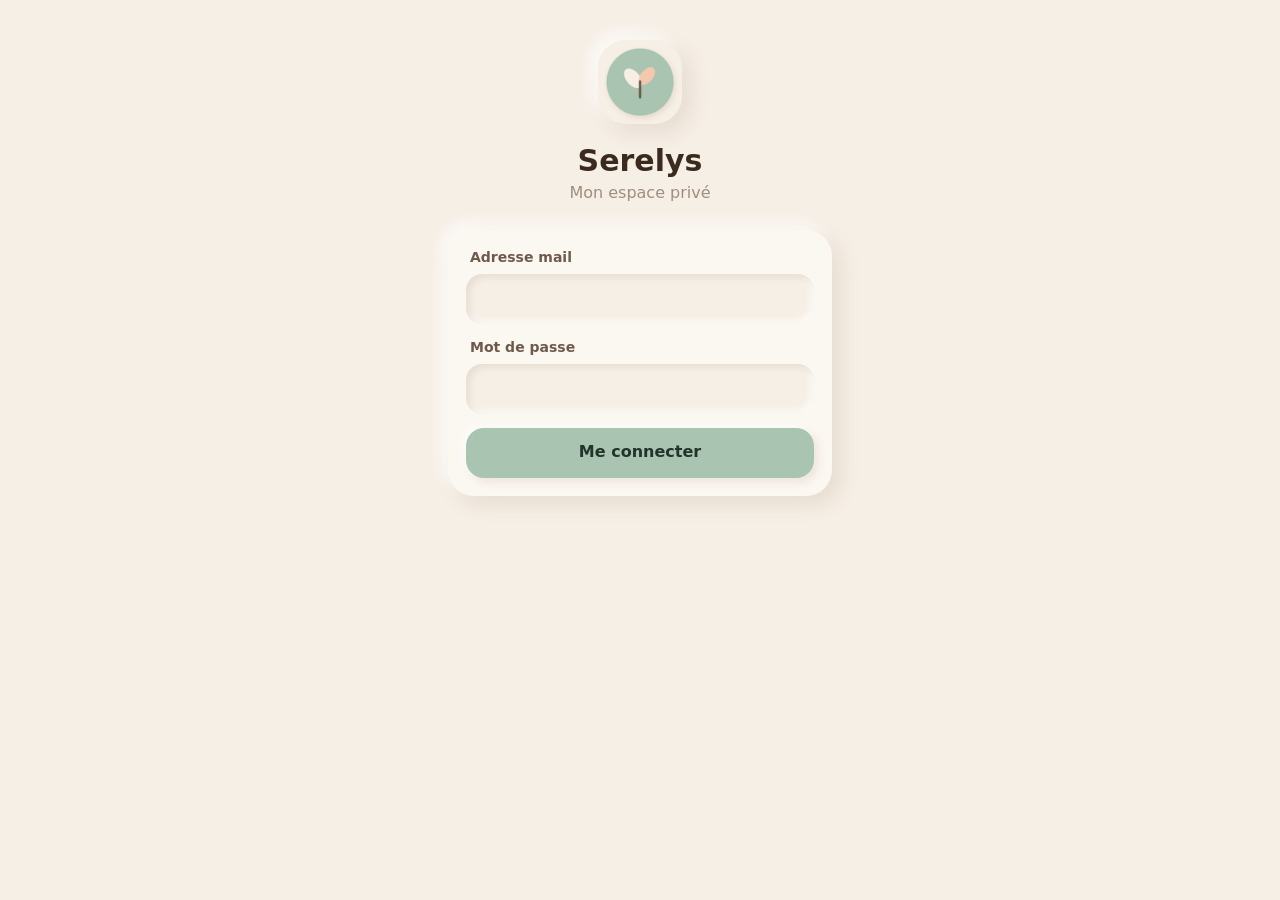
<file: serelys/index.html>
<!DOCTYPE html>
<html lang="fr">
<head>
<meta charset="UTF-8" />
<meta name="viewport" content="width=device-width,initial-scale=1,viewport-fit=cover" />
<meta name="apple-mobile-web-app-capable" content="yes" />
<meta name="mobile-web-app-capable" content="yes" />
<meta name="apple-mobile-web-app-status-bar-style" content="default" />
<meta name="apple-mobile-web-app-title" content="Serelys" />
<meta name="theme-color" content="#F6EFE6" media="(prefers-color-scheme: light)" />
<meta name="theme-color" content="#26201B" media="(prefers-color-scheme: dark)" />
<meta name="robots" content="noindex,nofollow" />
<meta http-equiv="Content-Security-Policy" content="default-src 'self'; script-src 'self'; style-src 'self' 'unsafe-inline' https://fonts.googleapis.com; font-src https://fonts.gstatic.com; img-src 'self' data: blob:; connect-src 'self' https://hvmfcvjkzgsojijqdqtq.supabase.co wss://hvmfcvjkzgsojijqdqtq.supabase.co; manifest-src 'self'; worker-src 'self'; frame-src 'none'; object-src 'none'; base-uri 'self'; form-action 'none'" />
<meta name="referrer" content="no-referrer" />
<title>Serelys</title>
<link rel="manifest" href="manifest.webmanifest" />
<link rel="apple-touch-icon" href="icons/apple-touch-icon.png" />
<link rel="icon" type="image/png" href="icons/icon-192.png" />
<link rel="preconnect" href="https://fonts.googleapis.com" />
<link rel="preconnect" href="https://fonts.gstatic.com" crossorigin />
<link href="https://fonts.googleapis.com/css2?family=Nunito:wght@500;600;700;800&display=swap" rel="stylesheet" />
<link rel="stylesheet" href="css/style.css" />
<script src="vendor/supabase.js"></script>
</head>
<body>
<div id="app"></div>
<noscript>Serelys a besoin de JavaScript.</noscript>
<script type="module" src="js/main.js"></script>
</body>
</html>
</file>
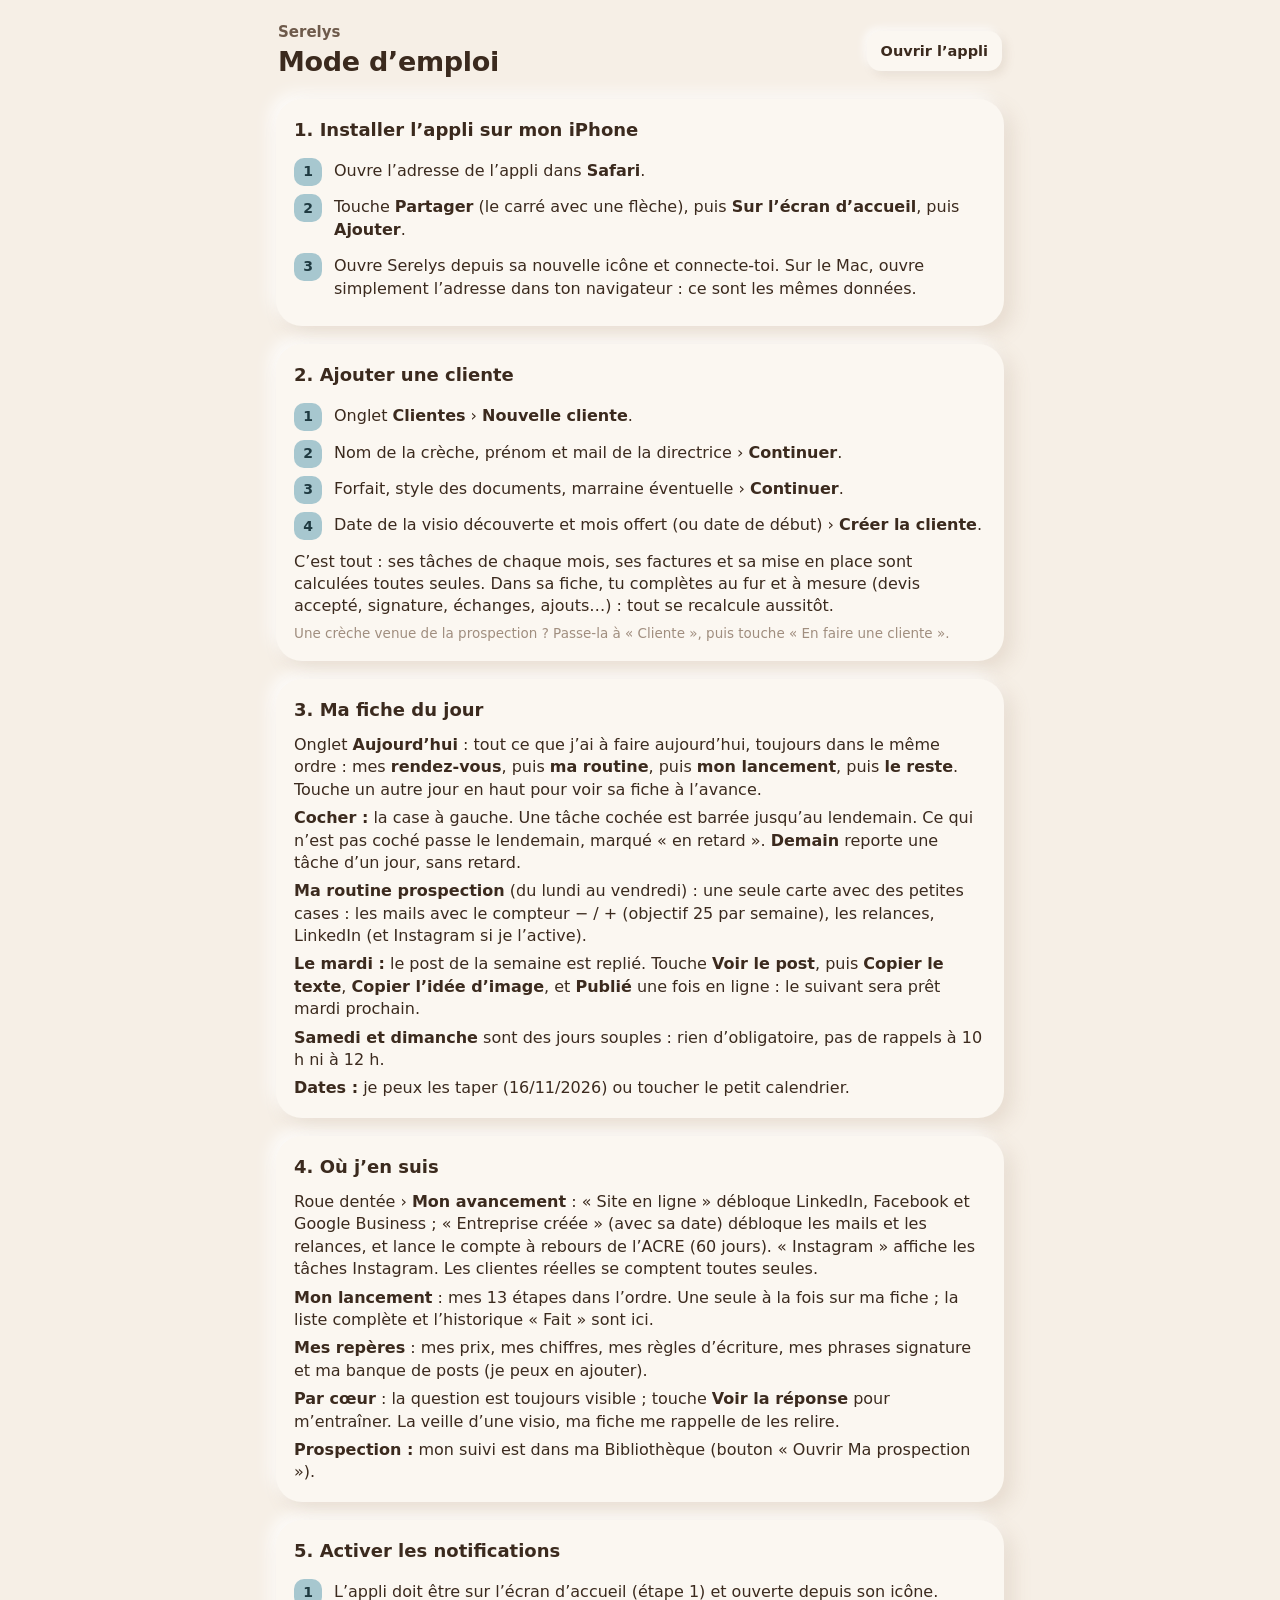
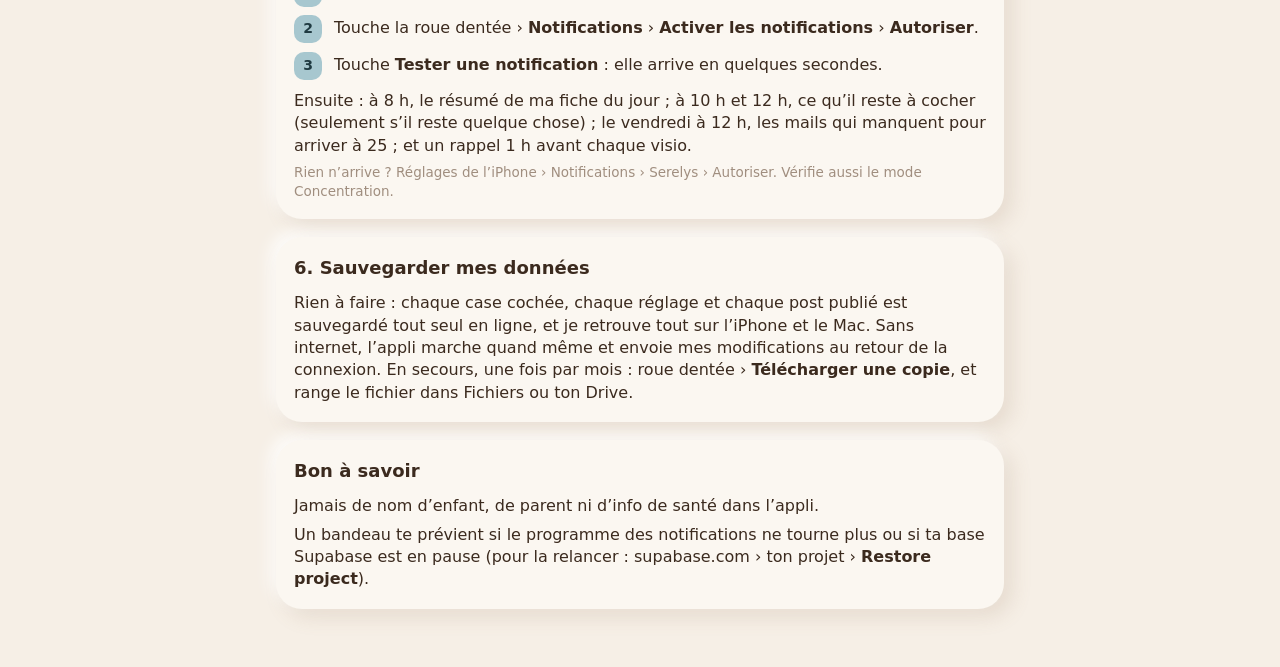
<file: serelys/mode-d-emploi.html>
<!DOCTYPE html>
<html lang="fr">
<head>
<meta charset="UTF-8" />
<meta name="viewport" content="width=device-width,initial-scale=1,viewport-fit=cover" />
<meta name="robots" content="noindex,nofollow" />
<meta http-equiv="Content-Security-Policy" content="default-src 'self'; script-src 'self'; style-src 'self' 'unsafe-inline' https://fonts.googleapis.com; font-src https://fonts.gstatic.com; img-src 'self' data: blob:; connect-src 'self' https://hvmfcvjkzgsojijqdqtq.supabase.co wss://hvmfcvjkzgsojijqdqtq.supabase.co; manifest-src 'self'; worker-src 'self'; frame-src 'none'; object-src 'none'; base-uri 'self'; form-action 'none'" />
<meta name="referrer" content="no-referrer" />
<title>Serelys · Mode d’emploi</title>
<link href="https://fonts.googleapis.com/css2?family=Nunito:wght@500;600;700;800&display=swap" rel="stylesheet" />
<link rel="icon" type="image/png" href="icons/icon-192.png" />
<link rel="stylesheet" href="css/style.css" />
<style>.screen{padding-bottom:40px}.card p{margin-top:6px}</style>
</head>
<body>
<div class="screen">
  <div class="topbar"><div><div class="sub">Serelys</div><h1>Mode d’emploi</h1></div><a class="btn small" href="./">Ouvrir l’appli</a></div>

  <div class="card">
    <h2>1. Installer l’appli sur mon iPhone</h2>
    <ol class="steps">
      <li>Ouvre l’adresse de l’appli dans <b>Safari</b>.</li>
      <li>Touche <b>Partager</b> (le carré avec une flèche), puis <b>Sur l’écran d’accueil</b>, puis <b>Ajouter</b>.</li>
      <li>Ouvre Serelys depuis sa nouvelle icône et connecte-toi. Sur le Mac, ouvre simplement l’adresse dans ton navigateur : ce sont les mêmes données.</li>
    </ol>
  </div>

  <div class="card">
    <h2>2. Ajouter une cliente</h2>
    <ol class="steps">
      <li>Onglet <b>Clientes</b> › <b>Nouvelle cliente</b>.</li>
      <li>Nom de la crèche, prénom et mail de la directrice › <b>Continuer</b>.</li>
      <li>Forfait, style des documents, marraine éventuelle › <b>Continuer</b>.</li>
      <li>Date de la visio découverte et mois offert (ou date de début) › <b>Créer la cliente</b>.</li>
    </ol>
    <p>C’est tout : ses tâches de chaque mois, ses factures et sa mise en place sont calculées toutes seules. Dans sa fiche, tu complètes au fur et à mesure (devis accepté, signature, échanges, ajouts…) : tout se recalcule aussitôt.</p>
    <p class="small muted">Une crèche venue de la prospection ? Passe-la à « Cliente », puis touche « En faire une cliente ».</p>
  </div>

  <div class="card">
    <h2>3. Ma fiche du jour</h2>
    <p>Onglet <b>Aujourd’hui</b> : tout ce que j’ai à faire aujourd’hui, toujours dans le même ordre : mes <b>rendez-vous</b>, puis <b>ma routine</b>, puis <b>mon lancement</b>, puis <b>le reste</b>. Touche un autre jour en haut pour voir sa fiche à l’avance.</p>
    <p><b>Cocher :</b> la case à gauche. Une tâche cochée est barrée jusqu’au lendemain. Ce qui n’est pas coché passe le lendemain, marqué « en retard ». <b>Demain</b> reporte une tâche d’un jour, sans retard.</p>
    <p><b>Ma routine prospection</b> (du lundi au vendredi) : une seule carte avec des petites cases : les mails avec le compteur − / + (objectif 25 par semaine), les relances, LinkedIn (et Instagram si je l’active).</p>
    <p><b>Le mardi :</b> le post de la semaine est replié. Touche <b>Voir le post</b>, puis <b>Copier le texte</b>, <b>Copier l’idée d’image</b>, et <b>Publié</b> une fois en ligne : le suivant sera prêt mardi prochain.</p>
    <p><b>Samedi et dimanche</b> sont des jours souples : rien d’obligatoire, pas de rappels à 10 h ni à 12 h.</p>
    <p><b>Dates :</b> je peux les taper (16/11/2026) ou toucher le petit calendrier.</p>
  </div>

  <div class="card">
    <h2>4. Où j’en suis</h2>
    <p>Roue dentée › <b>Mon avancement</b> : « Site en ligne » débloque LinkedIn, Facebook et Google Business ; « Entreprise créée » (avec sa date) débloque les mails et les relances, et lance le compte à rebours de l’ACRE (60 jours). « Instagram » affiche les tâches Instagram. Les clientes réelles se comptent toutes seules.</p>
    <p><b>Mon lancement</b> : mes 13 étapes dans l’ordre. Une seule à la fois sur ma fiche ; la liste complète et l’historique « Fait » sont ici.</p>
    <p><b>Mes repères</b> : mes prix, mes chiffres, mes règles d’écriture, mes phrases signature et ma banque de posts (je peux en ajouter).</p>
    <p><b>Par cœur</b> : la question est toujours visible ; touche <b>Voir la réponse</b> pour m’entraîner. La veille d’une visio, ma fiche me rappelle de les relire.</p>
    <p><b>Prospection :</b> mon suivi est dans ma Bibliothèque (bouton « Ouvrir Ma prospection »).</p>
  </div>

  <div class="card">
    <h2>5. Activer les notifications</h2>
    <ol class="steps">
      <li>L’appli doit être sur l’écran d’accueil (étape 1) et ouverte depuis son icône.</li>
      <li>Touche la roue dentée › <b>Notifications</b> › <b>Activer les notifications</b> › <b>Autoriser</b>.</li>
      <li>Touche <b>Tester une notification</b> : elle arrive en quelques secondes.</li>
    </ol>
    <p>Ensuite : à 8 h, le résumé de ma fiche du jour ; à 10 h et 12 h, ce qu’il reste à cocher (seulement s’il reste quelque chose) ; le vendredi à 12 h, les mails qui manquent pour arriver à 25 ; et un rappel 1 h avant chaque visio.</p>
    <p class="small muted">Rien n’arrive ? Réglages de l’iPhone › Notifications › Serelys › Autoriser. Vérifie aussi le mode Concentration.</p>
  </div>

  <div class="card">
    <h2>6. Sauvegarder mes données</h2>
    <p>Rien à faire : chaque case cochée, chaque réglage et chaque post publié est sauvegardé tout seul en ligne, et je retrouve tout sur l’iPhone et le Mac. Sans internet, l’appli marche quand même et envoie mes modifications au retour de la connexion. En secours, une fois par mois : roue dentée › <b>Télécharger une copie</b>, et range le fichier dans Fichiers ou ton Drive.</p>
  </div>

  <div class="card">
    <h2>Bon à savoir</h2>
    <p>Jamais de nom d’enfant, de parent ni d’info de santé dans l’appli.</p>
    <p>Un bandeau te prévient si le programme des notifications ne tourne plus ou si ta base Supabase est en pause (pour la relancer : supabase.com › ton projet › <b>Restore project</b>).</p>
  </div>
</div>
</body>
</html>
</file>
<file: serelys/css/style.css>
:root {
  --cream: #F6EFE6;
  --card: #FBF7F1;
  --card-2: #F2E9DD;
  --sage: #A9C4B0;
  --sage-d: #6F9579;
  --blue: #A7C7CF;
  --blue-d: #5E8F9B;
  --peach: #F2C9AE;
  --peach-soft: #FBE6D8;
  --rose: #EBC4C0;
  --rose-d: #B8746D;
  --ink: #3B2A1E;
  --ink-2: #6E5A4B;
  --ink-3: #A08E7F;
  --line: rgba(59, 42, 30, 0.08);
  --shadow: 8px 8px 20px rgba(150, 120, 90, 0.16), -6px -6px 16px rgba(255, 255, 255, 0.85);
  --shadow-sm: 4px 4px 10px rgba(150, 120, 90, 0.14), -3px -3px 8px rgba(255, 255, 255, 0.8);
  --inset: inset 3px 3px 7px rgba(150, 120, 90, 0.16), inset -3px -3px 7px rgba(255, 255, 255, 0.85);
  --r-lg: 26px;
  --r-md: 20px;
  --r-sm: 14px;
  --safe-b: env(safe-area-inset-bottom, 0px);
  --safe-t: env(safe-area-inset-top, 0px);
  color-scheme: light;
}
@media (prefers-color-scheme: dark) {
  :root {
    --cream: #26201B;
    --card: #2F2822;
    --card-2: #382F28;
    --sage: #7FA08A;
    --sage-d: #A9C4B0;
    --blue: #7FA3AC;
    --blue-d: #A7C7CF;
    --peach: #B88A6E;
    --peach-soft: #4A3529;
    --rose: #B98E89;
    --rose-d: #EBC4C0;
    --ink: #F3E8DC;
    --ink-2: #CDBDAE;
    --ink-3: #9A8A7C;
    --line: rgba(255, 240, 225, 0.08);
    --shadow: 8px 8px 18px rgba(0, 0, 0, 0.35), -5px -5px 14px rgba(255, 240, 225, 0.03);
    --shadow-sm: 4px 4px 10px rgba(0, 0, 0, 0.3), -3px -3px 8px rgba(255, 240, 225, 0.03);
    --inset: inset 3px 3px 7px rgba(0, 0, 0, 0.35), inset -2px -2px 6px rgba(255, 240, 225, 0.04);
    color-scheme: dark;
  }
}

* { box-sizing: border-box; margin: 0; padding: 0; -webkit-tap-highlight-color: transparent; }
html, body { height: 100%; }
body {
  font-family: 'Nunito', ui-rounded, system-ui, sans-serif;
  background: var(--cream);
  color: var(--ink);
  font-size: 16px;
  line-height: 1.4;
  -webkit-font-smoothing: antialiased;
  overscroll-behavior-y: none;
}
button, input, select, textarea { font: inherit; color: inherit; }
button { cursor: pointer; border: none; background: none; }
a { color: var(--blue-d); }

#app { min-height: 100%; }
.screen { padding: calc(16px + var(--safe-t)) 16px calc(170px + var(--safe-b)); max-width: 760px; margin: 0 auto; }
.topbar { display: flex; align-items: center; justify-content: space-between; gap: 12px; margin: 6px 2px 18px; }
.topbar h1 { font-size: 27px; font-weight: 800; letter-spacing: -0.3px; }
.topbar .sub { color: var(--ink-2); font-size: 15px; font-weight: 600; }
.topbar .sub::first-letter, .tl .d::first-letter { text-transform: uppercase; }
.icon-btn { width: 46px; height: 46px; border-radius: 16px; display: grid; place-items: center; background: var(--card); box-shadow: var(--shadow-sm); color: var(--ink-2); flex: none; }
.icon-btn:active { box-shadow: var(--inset); }

.card { background: var(--card); border-radius: var(--r-lg); box-shadow: var(--shadow); padding: 18px; margin-bottom: 18px; }
.card.flat { box-shadow: var(--shadow-sm); }
.card h2 { font-size: 18px; font-weight: 800; margin-bottom: 12px; display: flex; align-items: center; gap: 8px; }
.card h3 { font-size: 15px; font-weight: 800; color: var(--ink-2); margin: 14px 0 8px; }
.section-title { font-size: 14px; font-weight: 800; color: var(--ink-3); text-transform: uppercase; letter-spacing: 0.6px; margin: 22px 6px 10px; display: flex; justify-content: space-between; align-items: center; }
.muted { color: var(--ink-3); }
.small { font-size: 13.5px; }
.row { display: flex; align-items: center; gap: 10px; }
.row.wrap { flex-wrap: wrap; }
.spread { display: flex; align-items: center; justify-content: space-between; gap: 10px; }
.grow { flex: 1; min-width: 0; }
.stack > * + * { margin-top: 10px; }
.center { text-align: center; }
.hidden { display: none !important; }

/* Boutons */
.btn { min-height: 50px; padding: 0 20px; border-radius: 18px; background: var(--card); box-shadow: var(--shadow-sm); font-weight: 800; display: inline-flex; align-items: center; justify-content: center; gap: 8px; color: var(--ink); }
.btn:active { box-shadow: var(--inset); }
.btn.primary { background: var(--sage); color: #22352A; }
.btn.blue { background: var(--blue); color: #1F3A41; }
.btn.peach { background: var(--peach); color: #4A2A17; }
.btn.rose { background: var(--rose); color: #4A2320; }
.btn.ghost { box-shadow: none; background: transparent; color: var(--ink-2); }
.btn.block { width: 100%; }
.btn.small { min-height: 40px; padding: 0 14px; font-size: 14.5px; border-radius: 14px; }
.btn:disabled { opacity: 0.5; }
@media (prefers-color-scheme: dark) {
  .btn.primary, .btn.blue, .btn.peach, .btn.rose { color: #1d1712; }
}

/* Puces */
.chip { display: inline-flex; align-items: center; gap: 6px; padding: 4px 11px; border-radius: 999px; font-size: 13px; font-weight: 800; background: var(--card-2); color: var(--ink-2); white-space: nowrap; }
.chip.sage { background: color-mix(in srgb, var(--sage) 45%, transparent); color: var(--ink); }
.chip.blue { background: color-mix(in srgb, var(--blue) 45%, transparent); color: var(--ink); }
.chip.peach { background: color-mix(in srgb, var(--peach) 55%, transparent); color: var(--ink); }
.chip.rose { background: color-mix(in srgb, var(--rose) 55%, transparent); color: var(--ink); }
.dot { width: 12px; height: 12px; border-radius: 50%; flex: none; }

/* Tâches */
.task { display: flex; gap: 12px; align-items: flex-start; padding: 14px 14px 14px 12px; border-radius: var(--r-md); background: var(--card); box-shadow: var(--shadow-sm); margin-bottom: 12px; position: relative; overflow: hidden; }
.task::before { content: ''; position: absolute; left: 0; top: 0; bottom: 0; width: 6px; background: var(--c, transparent); }
.task.late { background: var(--peach-soft); }
.task.done .t-title { text-decoration: line-through; color: var(--ink-3); }
.check { width: 34px; height: 34px; border-radius: 12px; flex: none; display: grid; place-items: center; background: var(--cream); box-shadow: var(--inset); color: transparent; margin-top: 1px; }
.check.on { background: var(--sage); box-shadow: none; color: #22352A; }
.check.dis { opacity: 0.4; }
.t-body { flex: 1; min-width: 0; }
.t-client { font-size: 13px; font-weight: 800; color: var(--ink-2); display: flex; gap: 6px; align-items: center; margin-bottom: 2px; }
.t-title { font-weight: 700; font-size: 16px; word-wrap: break-word; }
.t-meta { display: flex; flex-wrap: wrap; gap: 6px; margin-top: 7px; }
.t-detail { margin-top: 12px; padding-top: 12px; border-top: 1px dashed var(--line); }
.t-detail ul { list-style: none; }
.t-detail li { padding: 2px 0; color: var(--ink-2); font-size: 14.5px; }
.item { display: flex; gap: 10px; align-items: center; padding: 8px 0; font-size: 15px; font-weight: 600; }
.item .check { width: 28px; height: 28px; border-radius: 10px; }
.warn { background: color-mix(in srgb, var(--rose) 40%, transparent); padding: 10px 12px; border-radius: 14px; font-weight: 700; font-size: 14.5px; margin: 8px 0; }
.info { background: color-mix(in srgb, var(--blue) 30%, transparent); padding: 10px 12px; border-radius: 14px; font-size: 14.5px; margin: 8px 0; }
.privacy { font-size: 12.5px; color: var(--ink-3); margin-top: 6px; display: flex; gap: 6px; align-items: center; }

/* Cycle du mois */
.cycle { display: flex; gap: 6px; margin-top: 6px; }
.cycle .ph { flex: 1; padding: 10px 8px; border-radius: 16px; background: var(--card-2); text-align: center; font-size: 13px; font-weight: 800; color: var(--ink-3); }
.cycle .ph.on { background: var(--sage); color: #22352A; box-shadow: var(--shadow-sm); }
.cycle .ph b { display: block; font-size: 12px; font-weight: 700; opacity: 0.8; }
.track { height: 12px; border-radius: 999px; background: var(--cream); box-shadow: var(--inset); overflow: hidden; margin-top: 12px; position: relative; }
.track > span { display: block; height: 100%; border-radius: 999px; background: linear-gradient(90deg, var(--sage), var(--blue)); }
@media (prefers-color-scheme: dark) { .cycle .ph.on { color: #1d1712; } }

/* Barre d'onglets */
.tabs { position: fixed; left: 0; right: 0; bottom: 0; padding: 8px 10px calc(8px + var(--safe-b)); background: color-mix(in srgb, var(--cream) 88%, transparent); backdrop-filter: blur(14px); -webkit-backdrop-filter: blur(14px); display: flex; justify-content: center; z-index: 20; border-top: 1px solid var(--line); }
.tabs-in { display: flex; gap: 4px; width: 100%; max-width: 560px; }
.tab { flex: 1; display: flex; flex-direction: column; align-items: center; gap: 3px; padding: 7px 2px; border-radius: 16px; font-size: 11.5px; font-weight: 800; color: var(--ink-3); }
.tab.on { color: var(--ink); background: var(--card); box-shadow: var(--shadow-sm); }
.tab svg { width: 24px; height: 24px; }

.fab { position: fixed; right: 18px; bottom: calc(92px + var(--safe-b)); width: 62px; height: 62px; border-radius: 22px; background: var(--sage); color: #22352A; box-shadow: var(--shadow); display: grid; place-items: center; z-index: 15; }
@media (min-width: 800px) { .fab { right: calc(50% - 370px); } }

/* Formulaires */
label.f { display: block; margin-bottom: 14px; }
label.f > span { display: block; font-size: 14px; font-weight: 800; color: var(--ink-2); margin: 0 4px 6px; }
.input, select.input, textarea.input { width: 100%; min-height: 50px; padding: 12px 14px; border-radius: 16px; border: none; background: var(--cream); box-shadow: var(--inset); font-size: 16px; outline: none; }
textarea.input { min-height: 96px; resize: vertical; }
.input:focus { box-shadow: var(--inset), 0 0 0 2px var(--blue); }
.seg { display: flex; gap: 6px; padding: 5px; border-radius: 18px; background: var(--cream); box-shadow: var(--inset); }
.seg button { flex: 1; min-height: 42px; border-radius: 14px; font-weight: 800; font-size: 14.5px; color: var(--ink-2); }
.seg button.on { background: var(--card); box-shadow: var(--shadow-sm); color: var(--ink); }
.switch { display: flex; align-items: center; justify-content: space-between; gap: 12px; padding: 10px 2px; font-weight: 700; }
.switch .sw { width: 54px; height: 32px; border-radius: 999px; background: var(--cream); box-shadow: var(--inset); position: relative; flex: none; }
.switch .sw::after { content: ''; position: absolute; top: 4px; left: 4px; width: 24px; height: 24px; border-radius: 50%; background: var(--card); box-shadow: var(--shadow-sm); transition: left 0.2s; }
.switch .sw.on { background: var(--sage); }
.switch .sw.on::after { left: 26px; }

/* Feuille modale */
.sheet-bg { position: fixed; inset: 0; background: rgba(40, 28, 20, 0.35); z-index: 40; display: flex; align-items: flex-end; justify-content: center; animation: fade 0.2s; }
.sheet { background: var(--cream); width: 100%; max-width: 640px; max-height: 92vh; overflow-y: auto; border-radius: 28px 28px 0 0; padding: 12px 18px calc(24px + var(--safe-b)); animation: up 0.25s; }
.sheet .grab { width: 44px; height: 5px; border-radius: 5px; background: var(--ink-3); opacity: 0.4; margin: 0 auto 14px; }
.sheet h2 { font-size: 21px; font-weight: 800; margin-bottom: 16px; }
@media (min-width: 700px) { .sheet-bg { align-items: center; } .sheet { border-radius: 28px; } }
@keyframes fade { from { opacity: 0; } }
@keyframes up { from { transform: translateY(40px); opacity: 0; } }

/* Clientes */
.client-card { display: block; width: 100%; text-align: left; }
.progress { height: 10px; border-radius: 999px; background: var(--cream); box-shadow: var(--inset); overflow: hidden; margin-top: 10px; }
.progress > span { display: block; height: 100%; background: var(--sage); border-radius: 999px; }
.price { font-size: 22px; font-weight: 800; }
.kv { display: flex; justify-content: space-between; gap: 10px; padding: 9px 0; border-bottom: 1px solid var(--line); font-size: 15px; }
.kv:last-child { border-bottom: none; }
.kv b { font-weight: 800; text-align: right; }
.timeline { position: relative; padding-left: 18px; }
.timeline::before { content: ''; position: absolute; left: 5px; top: 6px; bottom: 6px; width: 2px; background: var(--line); border-radius: 2px; }
.tl { position: relative; padding: 6px 0 10px; }
.tl::before { content: ''; position: absolute; left: -17px; top: 12px; width: 10px; height: 10px; border-radius: 50%; background: var(--c, var(--sage)); }
.tl .d { font-size: 13px; font-weight: 800; color: var(--ink-3); }

/* Argent */
.stats { display: grid; grid-template-columns: 1fr 1fr; gap: 14px; margin-bottom: 18px; }
.stat { background: var(--card); border-radius: var(--r-md); box-shadow: var(--shadow-sm); padding: 16px; }
.stat .v { font-size: 24px; font-weight: 800; margin-top: 4px; }
.stat .l { font-size: 13px; font-weight: 800; color: var(--ink-3); }
.ring-wrap { display: flex; align-items: center; gap: 18px; }
.bars { display: flex; align-items: flex-end; gap: 10px; height: 120px; padding-top: 10px; }
.bars .b { flex: 1; display: flex; flex-direction: column; align-items: center; gap: 6px; height: 100%; justify-content: flex-end; }
.bars .b span { width: 100%; max-width: 34px; border-radius: 12px 12px 8px 8px; background: var(--blue); min-height: 4px; }
.bars .b.cur span { background: var(--sage); }
.bars .b em { font-style: normal; font-size: 11.5px; font-weight: 800; color: var(--ink-3); }
.inv { display: flex; align-items: center; gap: 12px; padding: 12px 0; border-bottom: 1px solid var(--line); }
.inv:last-child { border-bottom: none; }

/* Cartes à retourner */
.flip { perspective: 1200px; margin-bottom: 16px; cursor: pointer; }
.flip-in { position: relative; transition: transform 0.55s cubic-bezier(.2,.7,.2,1); transform-style: preserve-3d; min-height: 190px; display: grid; }
.flip.on .flip-in { transform: rotateY(180deg); }
.face { grid-area: 1 / 1; backface-visibility: hidden; -webkit-backface-visibility: hidden; background: var(--card); border-radius: var(--r-lg); box-shadow: var(--shadow); padding: 22px 20px; display: flex; flex-direction: column; justify-content: center; }
.face.back { transform: rotateY(180deg); background: var(--card); }
.face .q { font-size: 19px; font-weight: 800; }
.face .a { font-size: 16.5px; font-weight: 700; }
.face .lab { font-size: 12.5px; font-weight: 800; text-transform: uppercase; letter-spacing: 0.6px; color: var(--ink-3); margin: 12px 0 4px; }
.face .lab:first-child { margin-top: 0; }
.star { color: #D9A441; }

.banner { border-radius: 18px; padding: 12px 14px; margin-bottom: 14px; font-weight: 700; font-size: 14.5px; display: flex; gap: 10px; align-items: flex-start; }
.banner.warn { background: color-mix(in srgb, var(--peach) 55%, transparent); }
.banner.info { background: color-mix(in srgb, var(--blue) 40%, transparent); }
.empty { text-align: center; color: var(--ink-3); padding: 20px 10px; font-weight: 700; }
.toast { position: fixed; left: 50%; transform: translateX(-50%); bottom: calc(100px + var(--safe-b)); background: var(--ink); color: var(--cream); padding: 12px 18px; border-radius: 16px; font-weight: 700; z-index: 60; box-shadow: var(--shadow); max-width: 90vw; text-align: center; animation: up 0.2s; }

.login { max-width: 420px; margin: 0 auto; padding: calc(40px + var(--safe-t)) 18px 40px; }
.logo { width: 84px; height: 84px; border-radius: 28px; margin: 0 auto 16px; display: block; box-shadow: var(--shadow); }
.qr { background: #fff; padding: 12px; border-radius: 18px; width: 220px; margin: 10px auto; display: block; }
details.more > summary { list-style: none; cursor: pointer; font-weight: 800; color: var(--ink-2); padding: 6px 0; }
details.more > summary::-webkit-details-marker { display: none; }
.steps { counter-reset: s; list-style: none; }
.steps li { counter-increment: s; position: relative; padding: 6px 0 8px 40px; }
.steps li::before { content: counter(s); position: absolute; left: 0; top: 4px; width: 28px; height: 28px; border-radius: 10px; background: var(--blue); display: grid; place-items: center; font-weight: 800; font-size: 14px; color: #1F3A41; }

/* Fiches du jour : choix du jour */
.days { display: grid; grid-template-columns: repeat(7, 1fr); gap: 5px; }
.dayb { display: flex; flex-direction: column; align-items: center; gap: 1px; padding: 7px 0 6px; border-radius: 14px; background: var(--cream); color: var(--ink-2); font-size: 12px; font-weight: 800; }
.dayb b { font-size: 17px; color: var(--ink); }
.dayb em { font-style: normal; font-size: 11px; min-height: 14px; color: var(--rose-d); }
.dayb.now { box-shadow: inset 0 0 0 2px var(--sage); }
.dayb.on { background: var(--sage); color: #22352A; box-shadow: var(--shadow-sm); }
.dayb.on b, .dayb.on em { color: #22352A; }
.counter { display: inline-flex; align-items: center; gap: 8px; }
.counter b { min-width: 54px; text-align: center; }
@media (prefers-color-scheme: dark) { .dayb.on, .dayb.on b, .dayb.on em { color: #1d1712; } }

a.btn { text-decoration: none; }

/* Champ de date au format français + calendrier du téléphone */
.datefield { position: relative; display: flex; gap: 8px; align-items: center; }
.datefield > .input { flex: 1; min-width: 0; }
.datepick { position: relative; width: 50px; height: 50px; flex: none; border-radius: 16px; background: var(--card); box-shadow: var(--shadow-sm); display: grid; place-items: center; color: var(--ink-2); overflow: hidden; }
.datepick input { position: absolute; inset: 0; width: 100%; height: 100%; opacity: 0; border: none; cursor: pointer; }

/* Par cœur : question toujours visible, réponse dessous */
.qa .q { font-size: 19px; font-weight: 800; }
.qa .answer { margin-top: 14px; padding-top: 12px; border-top: 1px dashed var(--line); }
.qa .a { font-size: 16.5px; font-weight: 700; }
.qa .lab { font-size: 12.5px; font-weight: 800; text-transform: uppercase; letter-spacing: 0.6px; color: var(--ink-3); margin: 12px 0 4px; }
.qa .lab:first-child { margin-top: 0; }
</file>
